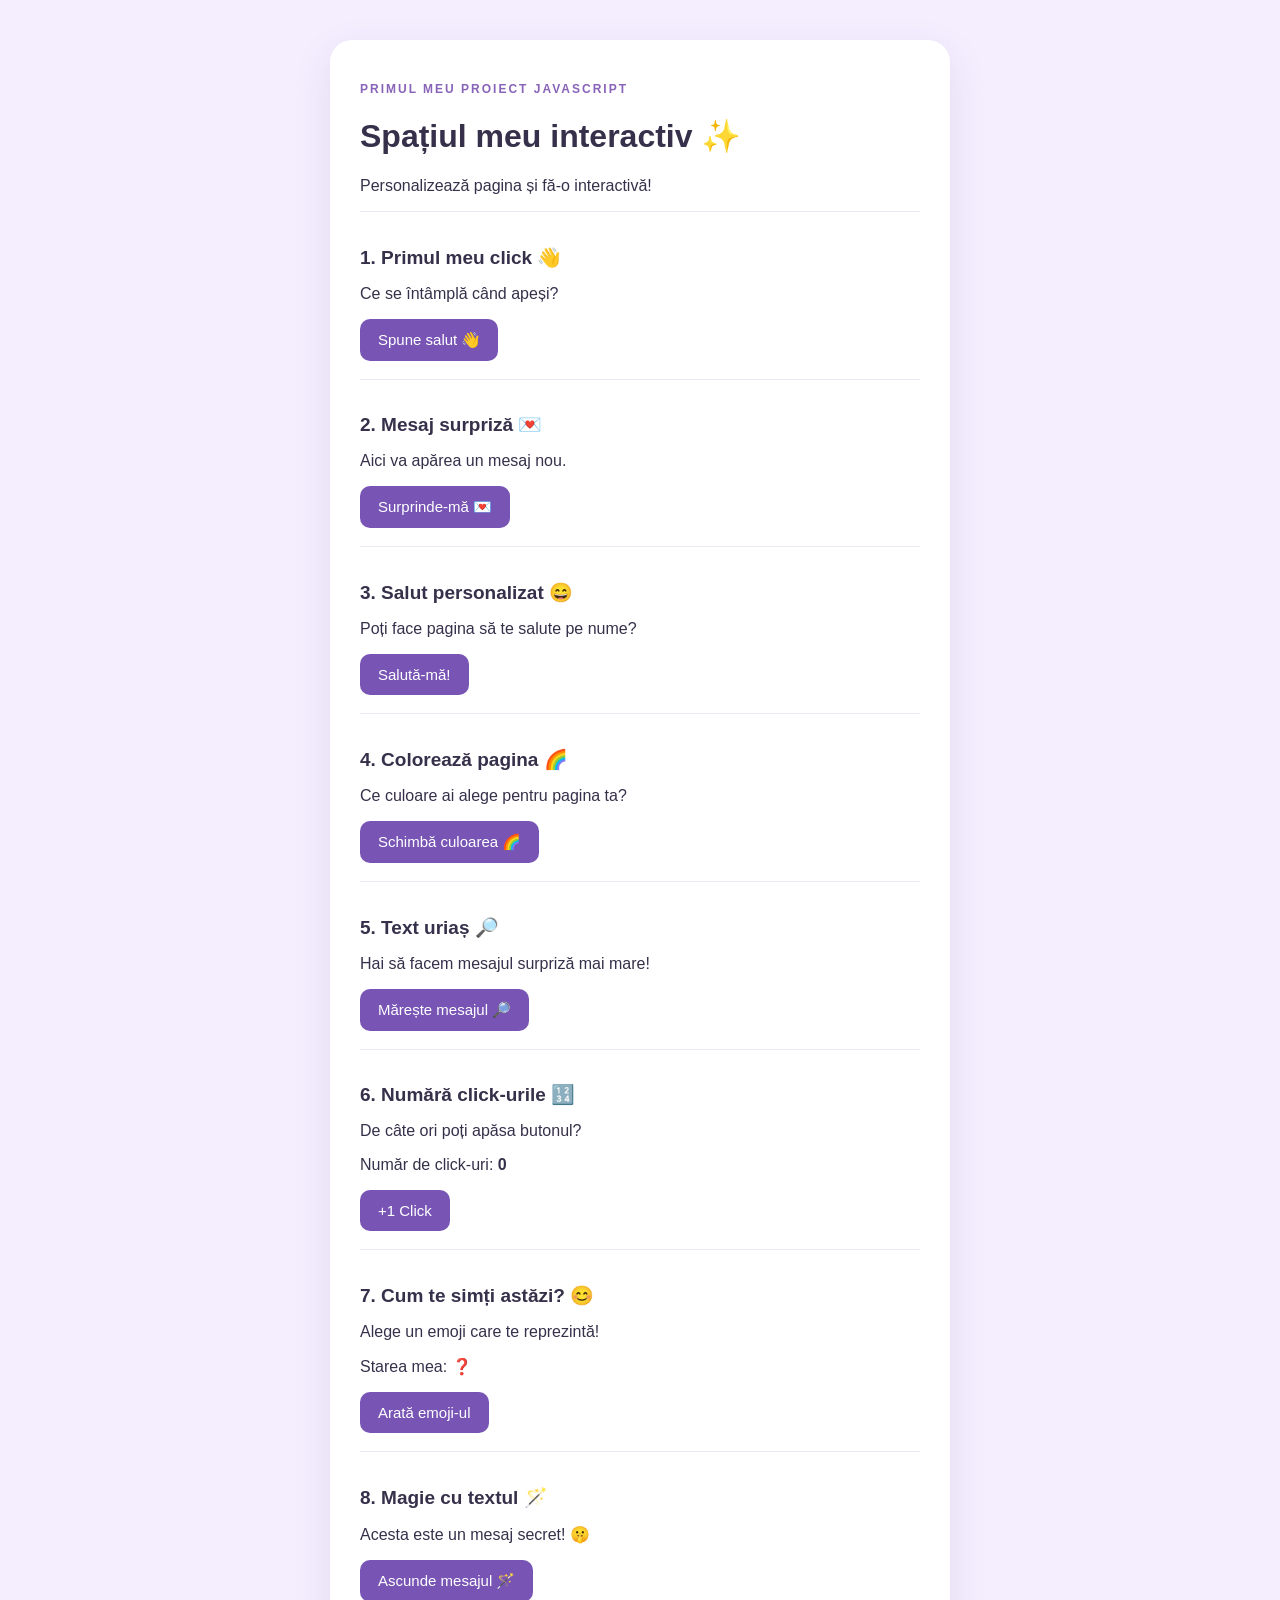
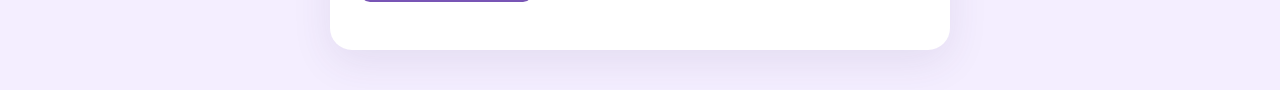
<file: Primul meu proiect js/index.html>
<!doctype html>
<html lang="ro">
<head>
  <meta charset="utf-8">
  <meta name="viewport" content="width=device-width, initial-scale=1">
  <title>Spațiul meu interactiv</title>
  <link rel="stylesheet" href="style.css">
</head>
<body>
  <!--
    BODY conține tot ce vedem pe pagină:
    titluri, texte, butoane și imagini.
  -->
  <!--
    main reprezintă conținutul principal.
    class="card" aplică stilurile definite în CSS.
  -->
  <main class="card">
    <p class="tag">PRIMUL MEU PROIECT JAVASCRIPT</p>
    <h1>Spațiul meu interactiv ✨</h1>
    <p>Personalizează pagina și fă-o interactivă!</p>

    <!-- ====================================== -->
    <!-- EXERCIȚIUL 1: PRIMUL MEU CLICK -->
    <!-- ====================================== -->

    <section>
      <h2>1. Primul meu click 👋</h2>
      <p>Ce se întâmplă când apeși?</p>
      <!--
        button creează un buton.
        onclick înseamnă:
        "Când apăsăm butonul, execută o funcție".
        sayHello() este funcția din main.js.
        TODO:
        Schimbă textul afișat pe buton.
        Pentru asta, este suficient sa modifici textul dintre tag-urile <button>.
      -->
      <button onclick="sayHello()">Spune salut 👋</button>
    </section>

    <!-- ====================================== -->
    <!-- EXERCIȚIUL 2: MESAJ SURPRIZĂ -->
    <!-- ====================================== -->
    <section>
      <h2>2. Mesaj surpriză 💌</h2>
      <!--
        id este un nume unic pentru un element HTML.
        JavaScript folosește id="message"
        pentru a găsi și modifica acest paragraf.
      -->
      <p id="message">Aici va apărea un mesaj nou.</p>
      <!-- 
      TODO: Schimbă textul de pe buton. 
      Vom face schimbarea in main.js. Cauta in main.js functia changeMessage() si modifica textul afisat pe buton.
      -->
      <button onclick="changeMessage()">Surprinde-mă 💌</button>
    </section>

    <!-- ====================================== -->
    <!-- EXERCIȚIUL 3: SALUT PERSONALIZAT -->
    <!-- ====================================== -->
    <section>
      <h2>3. Salut personalizat 😄</h2>
      <p>Poți face pagina să te salute pe nume?</p>
      <!--
        Funcția greet() folosește variabila myName
        din main.js pentru a afișa un salut.
        TODO:
        Cauta variabila myName in main.js si schimba valoarea acesteia cu numele tău.
      -->
      <button onclick="greet()">Salută-mă!</button>
    </section>

    <!-- ====================================== -->
    <!-- EXERCIȚIUL 4: COLOREAZĂ PAGINA -->
    <!-- ====================================== -->
    <section>
      <h2>4. Colorează pagina 🌈</h2>
      <p>Ce culoare ai alege pentru pagina ta?</p>
      <!--
        Funcția changeColor() modifică fundalul.
        Culorile sunt definite în main.js
        folosind coduri HEX, de exemplu #FFB6C1.
        Putem alege o culoare de pe https://htmlcolorcodes.com/

        TODO:
        Cauta functia changeColor() in main.js si schimba codul HEX din main.js cu culoarea dorită.
      -->
      <button onclick="changeColor()">Schimbă culoarea 🌈</button>
    </section>

    <!-- ====================================== -->
    <!-- EXERCIȚIUL 5: TEXT URIAȘ -->
    <!-- ====================================== -->
    <section>
      <h2>5. Text uriaș 🔎</h2>
      <p>Hai să facem mesajul surpriză mai mare!</p>
      <!--
        Funcția makeTextBigger() modifică
        dimensiunea textului cu id="message".
        TODO:
        Cauta in main.js functia makeTextBigger() si schimba 30px în 50px.

        px se refera la unitatea de masura pentru dimensiunea textului in CSS. Este o unitate des
        folosita in CSS, mai ales pentru dimensiunea textului. 
      -->
      <button onclick="makeTextBigger()">Mărește mesajul 🔎</button>
    </section>

    <!-- ====================================== -->
    <!-- EXERCIȚIUL 6: CONTOR -->
    <!-- ====================================== -->
    <section>
      <h2>6. Numără click-urile 🔢</h2>
      <p>De câte ori poți apăsa butonul?</p>
      <!--
        strong afișează textul îngroșat.
        id="counter" este folosit în JavaScript
        pentru a modifica numărul afișat.
      -->
      <p>Număr de click-uri: <strong id="counter">0</strong></p>
      <!--
        La fiecare click apelăm increaseCount().
        Funcția crește valoarea contorului.

        TODO:
        Cauta in main.js functia increaseCount() si modifica valoarea adaugata la contor. Modifica +1 cu +5 si vezi ce se intampla.
      -->
      <button onclick="increaseCount()">+1 Click</button>
    </section>

    <!-- ====================================== -->
    <!-- EXERCIȚIUL 7: EMOJI -->
    <!-- ====================================== -->
    <section>
      <h2>7. Cum te simți astăzi? 😊</h2>
      <p>Alege un emoji care te reprezintă!</p>
      <!--
        span marchează o parte mică din text.
        JavaScript va înlocui semnul întrebării
        cu emoji-ul salvat în variabila mood.

        TODO:
        Cauta in main.js variabila mood si schimba emoji-ul cu unul care te reprezinta.
      -->
      <p>Starea mea: <span id="mood">❓</span></p>
      <button onclick="showMood()">Arată emoji-ul</button>
    </section>

    <!-- ====================================== -->
    <!-- EXERCIȚIUL 8: ASCUNDE TEXTUL -->
    <!-- ====================================== -->

    <section>
      <h2>8. Magie cu textul 🪄</h2>
      <!--
        Acest paragraf are un id separat,
        pentru a nu afecta exercițiul 2.
      -->
      <p id="secretMessage">Acesta este un mesaj secret! 🤫</p>
      <!--
        Funcția hideMessage() ascunde paragraful.
        TODO:
        Cauta functia hideMessage() în main.js si schimba "none" în "block".
      -->
      <button onclick="hideMessage()">Ascunde mesajul 🪄</button>
    </section>
  </main>
  <script src="main.js"></script>
</body>
</html>
</file>
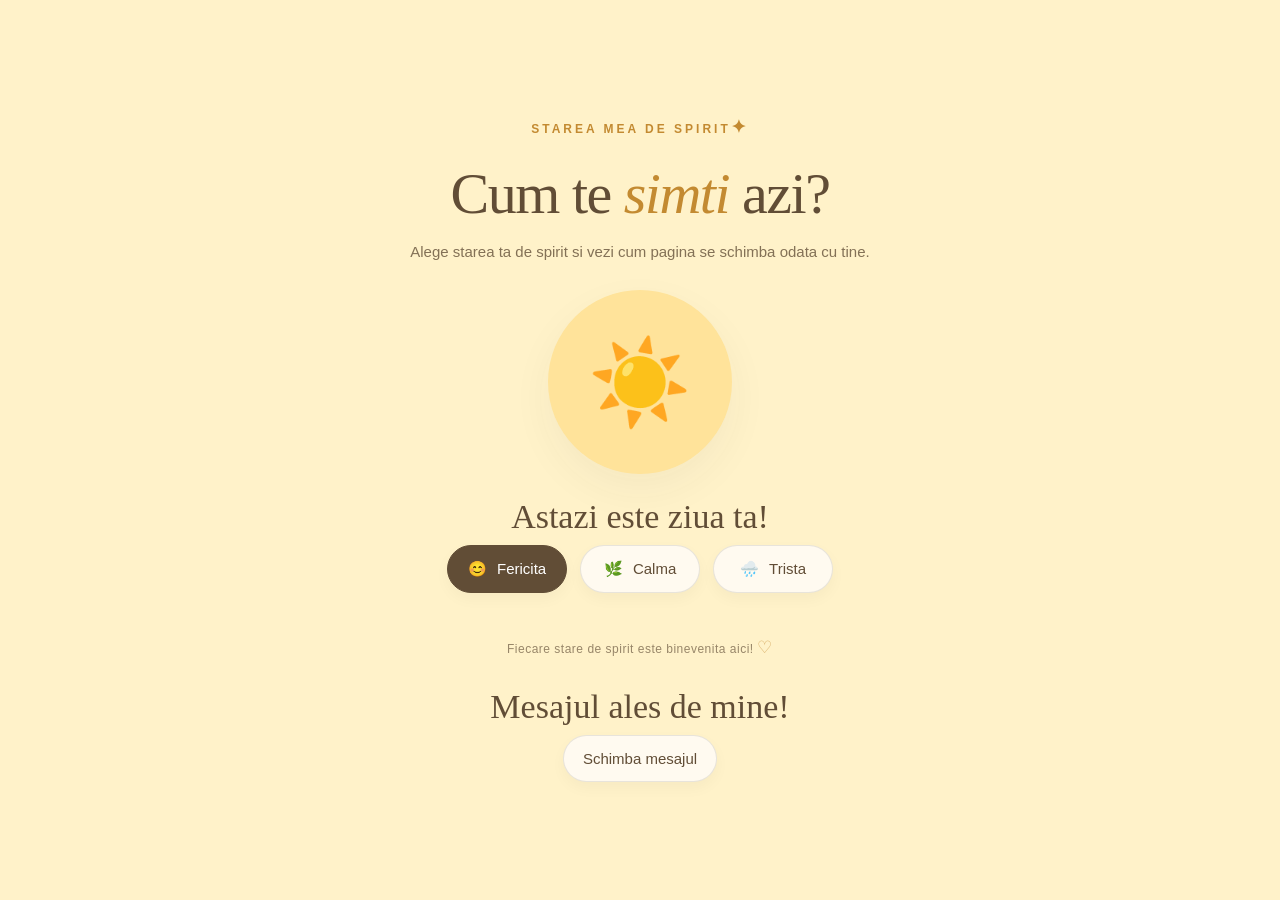
<file: Starea de spirit/index.html>
<!DOCTYPE html>
<html lang="en">

<head>
  <meta charset="UTF-8">
  <meta name="viewport" content="width=device-width, initial-scale=1.0">
  <title>Starea de spirit | Cum te simti?</title>
  <link rel="stylesheet" href="style.css">
</head>

<body class="mood-happy">
  <main class="app">
    <div class="eyebrow">STAREA MEA DE SPIRIT<span>✦</span></div>
    <h1>Cum te <em>simti</em> azi?</h1>
    <p class="intro">Alege starea ta de spirit si vezi cum pagina se schimba odata cu tine.</p>
    <div class="mood-illustration" aria-live="polite"><span id="moodEmoji" role="img" aria-label="Sunshine">☀️</span>
    </div>
    <p id="moodMessage" class="message" aria-live="polite">Astazi este ziua ta!</p>
    <div class="mood-buttons" aria-label="Choose your mood">
      <button class="mood-button active" type="button" data-mood="happy" aria-pressed="true"
        onclick="changeMood('fericita')">😊 <span>Fericita</span></button>
      <button class="mood-button" type="button" data-mood="calm" aria-pressed="false" onclick="changeMood('calma')">🌿
        <span>Calma</span></button>
      <button class="mood-button" type="button" data-mood="sad" aria-pressed="false" onclick="changeMood('trista')">🌧️
        <span>Trista</span></button>
    </div>
    <p class="footer-note">Fiecare stare de spirit este binevenita aici! <span>♡</span></p>
    <br />
    <div>
      <p id="message" class="message">Mesajul ales de mine!</p>
      <button type="button" onclick="changeMessage()" class="mood-button">Schimba mesajul</button>
    </div>
    <br />

    <!-- <div>
      <img src="moon.png" alt="Mood illustration" width="240" id="photo" />
      <button type="button" onclick="changePhoto()" class="mood-button">Schimba poza</button>
    </div>


    <div>
      <button onclick="toggleTheme()" class="mood-button">Schimbă tema</button>
    </div> -->

  </main>
  <script src="main.js"></script>
</body>
</html>
</file>
<file: Primul meu proiect js/style.css>
/*
  BINE AI VENIT ÎN CSS! 🎨

  CSS controlează aspectul paginii HTML.

  Cu CSS putem modifica:
  - Culorile
  - Dimensiunea textului
  - Fonturile
  - Spațiul dintre elemente
  - Aspectul butoanelor

  Culorile sunt scrise folosind coduri HEX.

  Exemple:
  #FFFFFF = alb
  #000000 = negru
  #FFB6C1 = roz deschis
  #ADD8E6 = albastru deschis
  #E6E6FA = lavandă

  TODO:
  Încearcă să schimbi câteva culori!
*/


/* ==========================================
   1. SETĂRI GENERALE
   ========================================== */

/*
  * înseamnă că regula se aplică
  tuturor elementelor din pagină.

  box-sizing ajută la calcularea
  dimensiunilor elementelor.
*/

* {
  box-sizing: border-box;
}


/* ==========================================
   2. ASPECTUL PAGINII
   ========================================== */

/*
  body reprezintă întreaga pagină.

  margin = spațiul exterior
  padding = spațiul interior
  font-family = tipul fontului
  background = culoarea fundalului
  color = culoarea textului

  TODO:
  Schimbă culoarea fundalului #F4EEFF.
*/

body {
  margin: 0;
  padding: 40px 16px;
  font-family: Arial, sans-serif;
  background: #F4EEFF;
  color: #36304A;

  /* Schimbarea culorii se face treptat */
  transition: background-color 0.25s;
}


/* ==========================================
   3. CARDUL PRINCIPAL
   ========================================== */

/*
  .card se referă la elementul HTML
  care are class="card".

  max-width = lățimea maximă
  border-radius = rotunjirea colțurilor
  box-shadow = umbra elementului
*/

.card {
  max-width: 620px;
  margin: auto;
  padding: 30px;
  border-radius: 22px;
  background: #FFFFFF;
  box-shadow: 0 12px 40px #49336A18;
}


/* ==========================================
   4. ETICHETA DE SUS
   ========================================== */

/*
  .tag controlează textul:
  "PRIMUL MEU PROIECT JAVASCRIPT"

  letter-spacing = spațiul dintre litere

  TODO:
  Schimbă culoarea textului în #FF69B4.
*/

.tag {
  font-size: 12px;
  letter-spacing: 2px;
  font-weight: bold;
  color: #8864B8;
}


/* ==========================================
   5. TITLUL PRINCIPAL
   ========================================== */

/*
  h1 este titlul principal al paginii.

  TODO:
  Schimbă dimensiunea din 32px în 40px.
*/

h1 {
  font-size: 32px;
}


/* ==========================================
   6. SECȚIUNILE CU EXERCIȚII
   ========================================== */

/*
  section reprezintă fiecare exercițiu.

  border-top adaugă o linie de separare.
  padding adaugă spațiu în interior.
*/

section {
  border-top: 1px solid #EEE7F5;
  padding: 18px 0;
}


/* ==========================================
   7. TITLURILE EXERCIȚIILOR
   ========================================== */

/*
  h2 reprezintă titlurile exercițiilor.

  TODO:
  Schimbă dimensiunea textului.
*/

h2 {
  font-size: 19px;
}


/* ==========================================
   8. ASPECTUL BUTOANELOR
   ========================================== */

/*
  button controlează toate butoanele.

  background = culoarea butonului
  color = culoarea textului
  border-radius = rotunjirea colțurilor
  cursor: pointer = cursor în formă de mână

  TODO:
  Schimbă culoarea butoanelor!

  Exemple:
  #FF69B4 = roz
  #4169E1 = albastru
  #20B2AA = turcoaz
*/

button {
  padding: 12px 18px;
  border: 0;
  border-radius: 10px;
  background: #7855B5;
  color: #FFFFFF;
  font-size: 15px;
  cursor: pointer;
}


/* ==========================================
   9. EFECTUL LA TRECEREA CU MOUSE-UL
   ========================================== */

/*
  :hover înseamnă că mouse-ul
  se află deasupra elementului.

  Când trecem cu mouse-ul peste buton,
  culoarea lui se schimbă.

  TODO:
  Schimbă culoarea #60418F.
*/

button:hover {
  background: #60418F;
}
</file>
<file: Starea de spirit/style.css>
/* CSS = felul in care arata aplicatia. JavaScript schimba clasa de pe body. */
:root {
    font-family: 'Trebuchet MS', Arial, sans-serif;
}

* {
    box-sizing: border-box;
}

body {
    min-height: 100vh;
    margin: 0;
    display: grid;
    place-items: center;
    padding: 32px 18px;
    transition: background-color .5s ease, color .5s ease;
}

body.mood-happy {
    --bg: #fff2c9;
    --ink: #614d36;
    --accent: #c38a31;
    --circle: #ffe39a;
    --panel: #fffaf0;
    background: var(--bg);
    color: var(--ink);
}

body.mood-calm {
    --bg: #e0f0e6;
    --ink: #355f53;
    --accent: #538e78;
    --circle: #c6e4d1;
    --panel: #f5fcf7;
    background: var(--bg);
    color: var(--ink);
}

body.mood-sad {
    --bg: #e3eafa;
    --ink: #425677;
    --accent: #6b86b5;
    --circle: #cbd9f3;
    --panel: #f6f8ff;
    background: var(--bg);
    color: var(--ink);
}

.app {
    width: min(100%, 650px);
    text-align: center;
    padding: 44px 25px 28px;
}

.eyebrow {
    font-size: 12px;
    letter-spacing: 3px;
    font-weight: 700;
    color: var(--accent);
}

.eyebrow span {
    font-size: 18px;
}

h1 {
    font-family: Georgia, 'Times New Roman', serif;
    font-size: clamp(34px, 6vw, 58px);
    line-height: 1.13;
    letter-spacing: -1.5px;
    margin: 23px 0 12px;
    font-weight: normal;
}

h1 em {
    color: var(--accent);
}

.intro {
    opacity: .78;
    font-size: 15px;
    margin: 0 auto 26px;
    line-height: 1.7;
}

.mood-illustration {
    width: 184px;
    height: 184px;
    margin: 0 auto 24px;
    background: var(--circle);
    border-radius: 50%;
    display: grid;
    place-items: center;
    box-shadow: 0 16px 42px rgba(60, 60, 60, .05);
    transition: background-color .5s ease;
}

#moodEmoji {
    font-size: 83px;
    line-height: 1;
    display: block;
}

.message {
    font-family: Georgia, 'Times New Roman', serif;
    font-size: clamp(25px, 4vw, 34px);
    margin: 0 0 9px;
}

.description {
    font-size: 15px;
    opacity: .8;
    margin: 0 0 34px;
}

.mood-buttons {
    display: flex;
    gap: 13px;
    flex-wrap: wrap;
    justify-content: center;
}

.mood-button {
    min-width: 120px;
    border: 1px solid rgba(80, 80, 80, .13);
    border-radius: 100px;
    background: var(--panel);
    padding: 14px 19px;
    font-size: 15px;
    color: var(--ink);
    cursor: pointer;
    box-shadow: 0 6px 15px rgba(0, 0, 0, .035);
    transition: transform .2s ease, background .3s ease, box-shadow .2s ease;
}

.mood-button:hover {
    transform: translateY(-3px);
    box-shadow: 0 8px 20px rgba(0, 0, 0, .09);
}

.mood-button:focus-visible {
    outline: 3px solid var(--accent);
    outline-offset: 3px;
}

.mood-button.active {
    background: var(--ink);
    color: white;
    border-color: var(--ink);
}

.mood-button span {
    margin-left: 6px;
}

.footer-note {
    margin-top: 44px;
    opacity: .65;
    font-size: 12px;
    letter-spacing: .5px;
}

.footer-note span {
    color: var(--accent);
    font-size: 17px;
}

@media(max-width:450px) {
    .app {
        padding: 15px 5px
    }

    .mood-illustration {
        width: 155px;
        height: 155px
    }

    .mood-button {
        min-width: 95px;
        padding: 12px 14px
    }

    .mood-buttons {
        gap: 8px
    }
}
</file>
